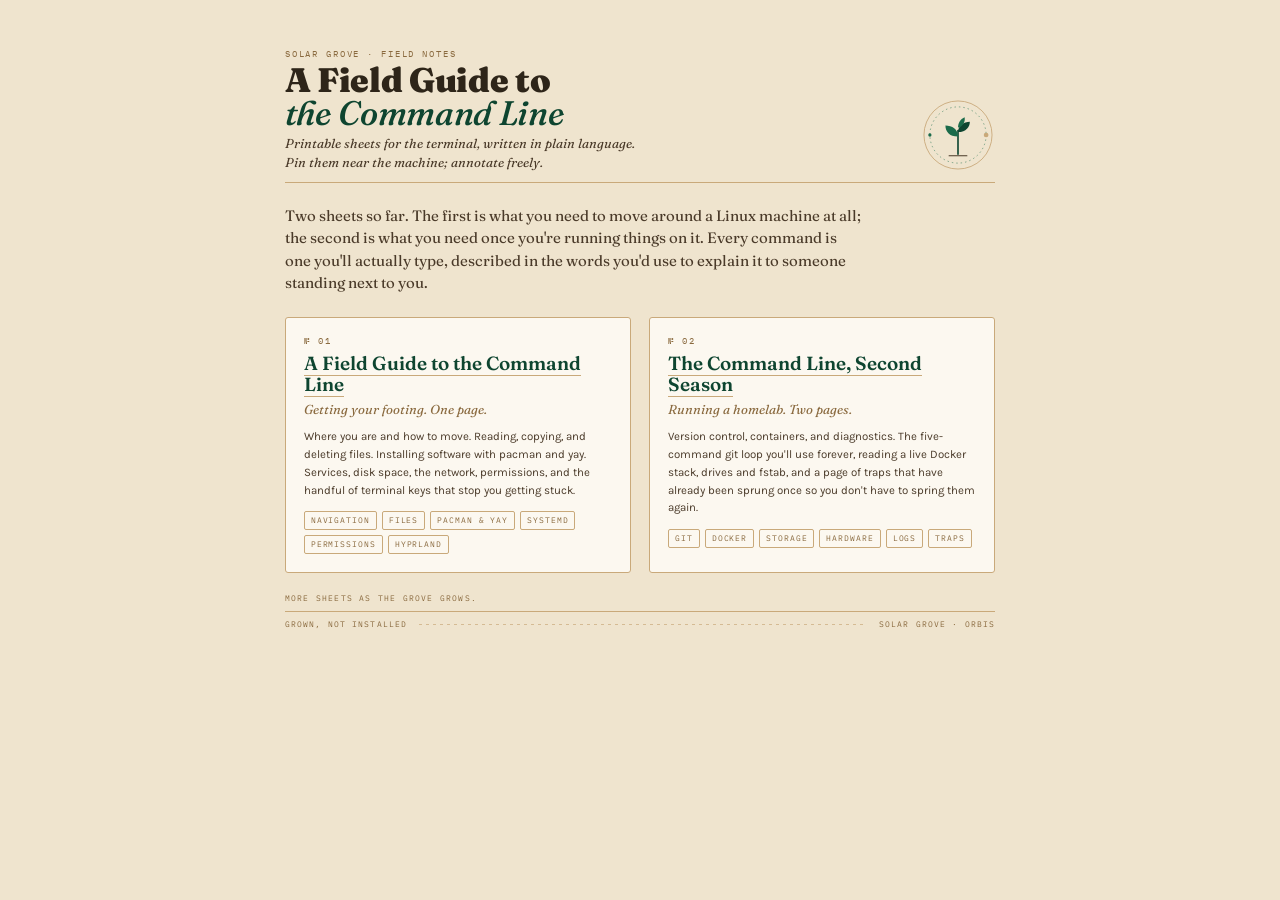
<file: index.html>
<!DOCTYPE html>
<html lang="en">
<head>
<meta charset="utf-8">
<meta name="viewport" content="width=device-width, initial-scale=1.0">
<title>A Field Guide to the Command Line — Solar Grove</title>
<meta name="description" content="Printable field notes for the Linux command line. Plain-language sheets covering navigation, files, packages, git, Docker, and homelab diagnostics.">
<link rel="preconnect" href="https://fonts.googleapis.com">
<link rel="preconnect" href="https://fonts.gstatic.com" crossorigin>
<link href="https://fonts.googleapis.com/css2?family=Fraunces:ital,opsz,wght@0,9..144,400;0,9..144,600;0,9..144,900;1,9..144,500&family=Karla:wght@400;500;700&family=IBM+Plex+Mono:wght@400;500;600&display=swap" rel="stylesheet">
<link rel="stylesheet" href="css/field-guide.css">
<link rel="stylesheet" href="css/index.css">
</head>
<body>

<div class="sheet">

  <header>
    <div>
      <p class="eyebrow">Solar Grove · Field Notes</p>
      <h1>A Field Guide to<br><em>the Command Line</em></h1>
      <p class="sub">Printable sheets for the terminal, written in plain language. Pin them near the machine; annotate freely.</p>
    </div>
    <!-- crest: seedling in orbit -->
    <svg class="crest" viewBox="0 0 100 100" fill="none" aria-hidden="true">
      <circle cx="50" cy="50" r="46" stroke="var(--tan)" stroke-width="1.2"/>
      <circle cx="50" cy="50" r="38" stroke="var(--emerald)" stroke-width=".7" stroke-dasharray="2 4"/>
      <circle cx="88" cy="50" r="3.2" fill="var(--tan)"/>
      <circle cx="12" cy="50" r="2.2" fill="var(--emerald)"/>
      <path d="M50 76V44" stroke="var(--emerald-deep)" stroke-width="2.2" stroke-linecap="round"/>
      <path d="M50 52c-12 0-17-7-17-15 9 0 17 5 17 15z" fill="var(--emerald)"/>
      <path d="M50 46c11 0 16-7 16-14-8 0-16 5-16 14z" fill="var(--emerald-deep)"/>
      <path d="M50 40c0-7 4-12 9-14 1 7-3 13-9 14z" fill="var(--emerald)"/>
      <path d="M38 78h24" stroke="var(--body)" stroke-width="1.6" stroke-linecap="round"/>
    </svg>
  </header>

  <p class="intro">
    Two sheets so far. The first is what you need to move around a Linux
    machine at all; the second is what you need once you're running things on
    it. Every command is one you'll actually type, described in the words you'd
    use to explain it to someone standing next to you.
  </p>

  <ol class="sheets">

    <li class="sheet-card">
      <p class="eyebrow">№ 01</p>
      <h2 class="card-title"><a href="chapter-01.html">A Field Guide to the Command Line</a></h2>
      <p class="card-sub">Getting your footing. One page.</p>
      <p class="card-body">
        Where you are and how to move. Reading, copying, and deleting files.
        Installing software with pacman and yay. Services, disk space, the
        network, permissions, and the handful of terminal keys that stop you
        getting stuck.
      </p>
      <p class="topics">
        <span>Navigation</span><span>Files</span><span>Pacman &amp; yay</span><span>systemd</span><span>Permissions</span><span>Hyprland</span>
      </p>
    </li>

    <li class="sheet-card">
      <p class="eyebrow">№ 02</p>
      <h2 class="card-title"><a href="chapter-02.html">The Command Line, Second Season</a></h2>
      <p class="card-sub">Running a homelab. Two pages.</p>
      <p class="card-body">
        Version control, containers, and diagnostics. The five-command git loop
        you'll use forever, reading a live Docker stack, drives and fstab, and a
        page of traps that have already been sprung once so you don't have to
        spring them again.
      </p>
      <p class="topics">
        <span>Git</span><span>Docker</span><span>Storage</span><span>Hardware</span><span>Logs</span><span>Traps</span>
      </p>
    </li>

  </ol>

  <p class="more">More sheets as the grove grows.</p>

  <footer>
    <span>Grown, not installed</span>
    <span class="vine"></span>
    <span>Solar Grove · Orbis</span>
  </footer>

</div>

</body>
</html>
</file>
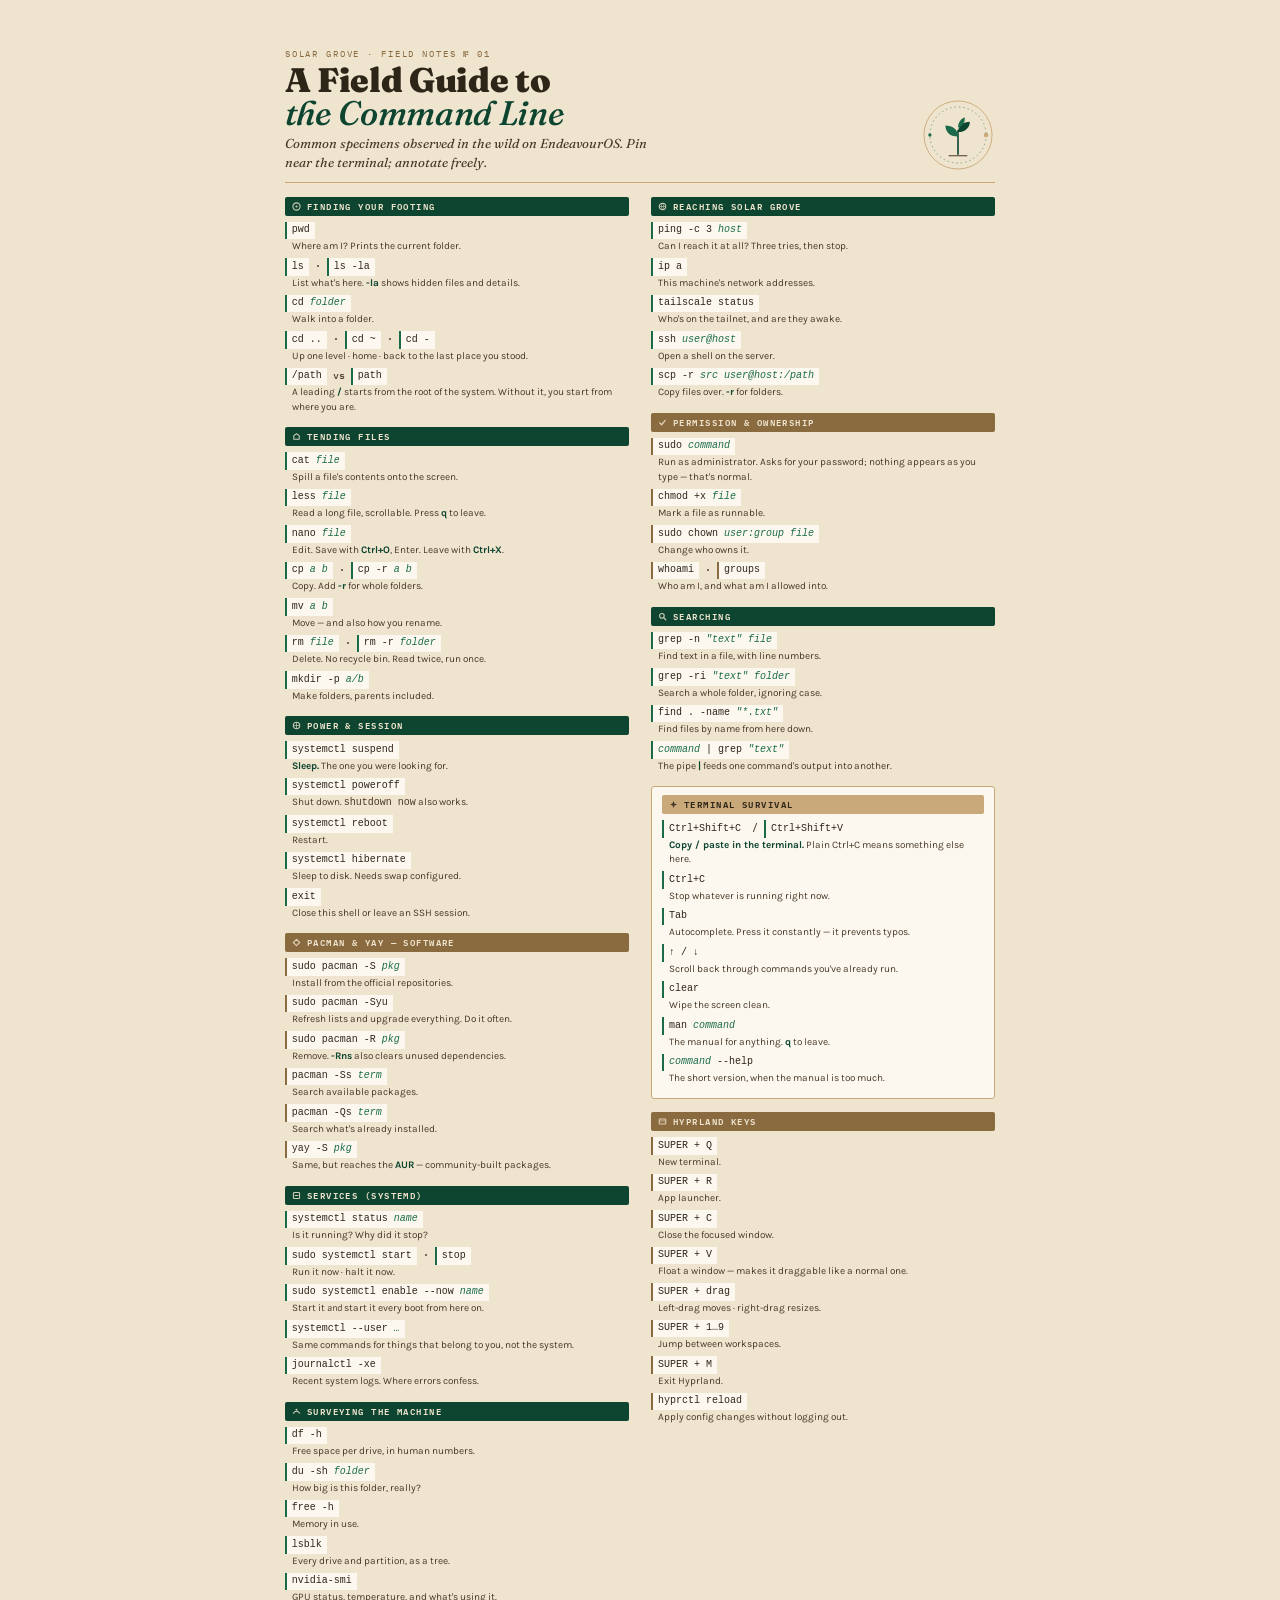
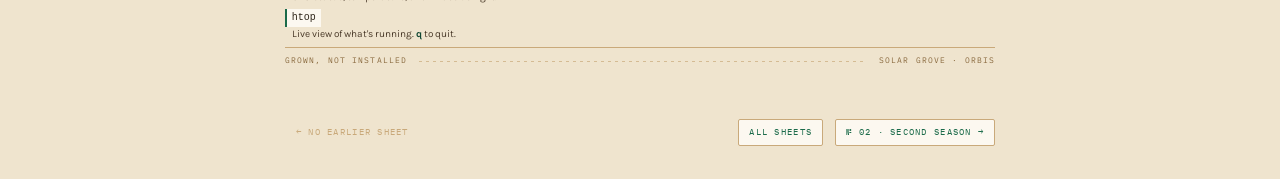
<file: chapter-01.html>
<!DOCTYPE html>
<html lang="en">
<head>
<meta charset="utf-8">
<meta name="viewport" content="width=device-width, initial-scale=1.0">
<title>Field Guide to the Command Line № 01 — Solar Grove</title>
<meta name="description" content="Common command-line specimens observed in the wild on EndeavourOS. Getting your footing, tending files, packages, services, and terminal survival.">
<link rel="preconnect" href="https://fonts.googleapis.com">
<link rel="preconnect" href="https://fonts.gstatic.com" crossorigin>
<link href="https://fonts.googleapis.com/css2?family=Fraunces:ital,opsz,wght@0,9..144,400;0,9..144,600;0,9..144,900;1,9..144,500&family=Karla:wght@400;500;700&family=IBM+Plex+Mono:wght@400;500;600&display=swap" rel="stylesheet">
<link rel="stylesheet" href="css/field-guide.css">
</head>
<body>

<div class="sheet">

  <header>
    <div>
      <p class="eyebrow">Solar Grove · Field Notes № 01</p>
      <h1>A Field Guide to<br><em>the Command Line</em></h1>
      <p class="sub">Common specimens observed in the wild on EndeavourOS. Pin near the terminal; annotate freely.</p>
    </div>
    <!-- crest: seedling in orbit -->
    <svg class="crest" viewBox="0 0 100 100" fill="none" aria-hidden="true">
      <circle cx="50" cy="50" r="46" stroke="var(--tan)" stroke-width="1.2"/>
      <circle cx="50" cy="50" r="38" stroke="var(--emerald)" stroke-width=".7" stroke-dasharray="2 4"/>
      <circle cx="88" cy="50" r="3.2" fill="var(--tan)"/>
      <circle cx="12" cy="50" r="2.2" fill="var(--emerald)"/>
      <path d="M50 76V44" stroke="var(--emerald-deep)" stroke-width="2.2" stroke-linecap="round"/>
      <path d="M50 52c-12 0-17-7-17-15 9 0 17 5 17 15z" fill="var(--emerald)"/>
      <path d="M50 46c11 0 16-7 16-14-8 0-16 5-16 14z" fill="var(--emerald-deep)"/>
      <path d="M50 40c0-7 4-12 9-14 1 7-3 13-9 14z" fill="var(--emerald)"/>
      <path d="M38 78h24" stroke="var(--body)" stroke-width="1.6" stroke-linecap="round"/>
    </svg>
  </header>

  <div class="plate">

    <section>
      <h2>
        <svg width="9" height="9" viewBox="0 0 10 10" aria-hidden="true"><circle cx="5" cy="5" r="4" fill="none" stroke="currentColor" stroke-width="1.2"/><circle cx="5" cy="5" r="1.2" fill="currentColor"/></svg>
        Finding your footing
      </h2>
      <dl>
        <dt><code>pwd</code></dt>
        <dd>Where am I? Prints the current folder.</dd>
        <dt><code>ls</code> · <code>ls -la</code></dt>
        <dd>List what's here. <b>-la</b> shows hidden files and details.</dd>
        <dt><code>cd <span class="arg">folder</span></code></dt>
        <dd>Walk into a folder.</dd>
        <dt><code>cd ..</code> · <code>cd ~</code> · <code>cd -</code></dt>
        <dd>Up one level · home · back to the last place you stood.</dd>
        <dt><code>/path</code> vs <code>path</code></dt>
        <dd>A leading <b>/</b> starts from the root of the system. Without it, you start from where you are.</dd>
      </dl>
    </section>

    <section>
      <h2>
        <svg width="9" height="9" viewBox="0 0 10 10" aria-hidden="true"><path d="M2 8V4l3-2 3 2v4z" fill="none" stroke="currentColor" stroke-width="1.2" stroke-linejoin="round"/></svg>
        Tending files
      </h2>
      <dl>
        <dt><code>cat <span class="arg">file</span></code></dt>
        <dd>Spill a file's contents onto the screen.</dd>
        <dt><code>less <span class="arg">file</span></code></dt>
        <dd>Read a long file, scrollable. Press <b>q</b> to leave.</dd>
        <dt><code>nano <span class="arg">file</span></code></dt>
        <dd>Edit. Save with <b>Ctrl+O</b>, Enter. Leave with <b>Ctrl+X</b>.</dd>
        <dt><code>cp <span class="arg">a b</span></code> · <code>cp -r <span class="arg">a b</span></code></dt>
        <dd>Copy. Add <b>-r</b> for whole folders.</dd>
        <dt><code>mv <span class="arg">a b</span></code></dt>
        <dd>Move — and also how you rename.</dd>
        <dt><code>rm <span class="arg">file</span></code> · <code>rm -r <span class="arg">folder</span></code></dt>
        <dd>Delete. No recycle bin. Read twice, run once.</dd>
        <dt><code>mkdir -p <span class="arg">a/b</span></code></dt>
        <dd>Make folders, parents included.</dd>
      </dl>
    </section>

    <section>
      <h2>
        <svg width="9" height="9" viewBox="0 0 10 10" aria-hidden="true"><circle cx="5" cy="5" r="3.6" fill="none" stroke="currentColor" stroke-width="1.2"/><path d="M5 1.4v7.2M1.4 5h7.2" stroke="currentColor" stroke-width=".8"/></svg>
        Power &amp; session
      </h2>
      <dl>
        <dt><code>systemctl suspend</code></dt>
        <dd><b>Sleep.</b> The one you were looking for.</dd>
        <dt><code>systemctl poweroff</code></dt>
        <dd>Shut down. <code>shutdown now</code> also works.</dd>
        <dt><code>systemctl reboot</code></dt>
        <dd>Restart.</dd>
        <dt><code>systemctl hibernate</code></dt>
        <dd>Sleep to disk. Needs swap configured.</dd>
        <dt><code>exit</code></dt>
        <dd>Close this shell or leave an SSH session.</dd>
      </dl>
    </section>

    <section class="warm">
      <h2>
        <svg width="9" height="9" viewBox="0 0 10 10" aria-hidden="true"><path d="M5 1.5 8.5 5 5 8.5 1.5 5z" fill="none" stroke="currentColor" stroke-width="1.2" stroke-linejoin="round"/></svg>
        Pacman &amp; yay — software
      </h2>
      <dl>
        <dt><code>sudo pacman -S <span class="arg">pkg</span></code></dt>
        <dd>Install from the official repositories.</dd>
        <dt><code>sudo pacman -Syu</code></dt>
        <dd>Refresh lists and upgrade everything. Do it often.</dd>
        <dt><code>sudo pacman -R <span class="arg">pkg</span></code></dt>
        <dd>Remove. <b>-Rns</b> also clears unused dependencies.</dd>
        <dt><code>pacman -Ss <span class="arg">term</span></code></dt>
        <dd>Search available packages.</dd>
        <dt><code>pacman -Qs <span class="arg">term</span></code></dt>
        <dd>Search what's already installed.</dd>
        <dt><code>yay -S <span class="arg">pkg</span></code></dt>
        <dd>Same, but reaches the <b>AUR</b> — community-built packages.</dd>
      </dl>
    </section>

    <section>
      <h2>
        <svg width="9" height="9" viewBox="0 0 10 10" aria-hidden="true"><rect x="1.6" y="1.6" width="6.8" height="6.8" rx="1" fill="none" stroke="currentColor" stroke-width="1.2"/><path d="M3.4 5h3.2" stroke="currentColor" stroke-width="1.2" stroke-linecap="round"/></svg>
        Services (systemd)
      </h2>
      <dl>
        <dt><code>systemctl status <span class="arg">name</span></code></dt>
        <dd>Is it running? Why did it stop?</dd>
        <dt><code>sudo systemctl start</code> · <code>stop</code></dt>
        <dd>Run it now · halt it now.</dd>
        <dt><code>sudo systemctl enable --now <span class="arg">name</span></code></dt>
        <dd>Start it <em>and</em> start it every boot from here on.</dd>
        <dt><code>systemctl --user <span class="arg">…</span></code></dt>
        <dd>Same commands for things that belong to you, not the system.</dd>
        <dt><code>journalctl -xe</code></dt>
        <dd>Recent system logs. Where errors confess.</dd>
      </dl>
    </section>

    <section>
      <h2>
        <svg width="9" height="9" viewBox="0 0 10 10" aria-hidden="true"><path d="M1.5 7c2-3 5-3 7 0" fill="none" stroke="currentColor" stroke-width="1.2" stroke-linecap="round"/><circle cx="5" cy="3" r="1.1" fill="currentColor"/></svg>
        Surveying the machine
      </h2>
      <dl>
        <dt><code>df -h</code></dt>
        <dd>Free space per drive, in human numbers.</dd>
        <dt><code>du -sh <span class="arg">folder</span></code></dt>
        <dd>How big is this folder, really?</dd>
        <dt><code>free -h</code></dt>
        <dd>Memory in use.</dd>
        <dt><code>lsblk</code></dt>
        <dd>Every drive and partition, as a tree.</dd>
        <dt><code>nvidia-smi</code></dt>
        <dd>GPU status, temperature, and what's using it.</dd>
        <dt><code>htop</code></dt>
        <dd>Live view of what's running. <b>q</b> to quit.</dd>
      </dl>
    </section>

    <section>
      <h2>
        <svg width="9" height="9" viewBox="0 0 10 10" aria-hidden="true"><circle cx="5" cy="5" r="3.6" fill="none" stroke="currentColor" stroke-width="1.2"/><path d="M1.4 5h7.2M5 1.4c1.8 2.2 1.8 5 0 7.2M5 1.4C3.2 3.6 3.2 6.4 5 8.6" fill="none" stroke="currentColor" stroke-width=".7"/></svg>
        Reaching Solar Grove
      </h2>
      <dl>
        <dt><code>ping -c 3 <span class="arg">host</span></code></dt>
        <dd>Can I reach it at all? Three tries, then stop.</dd>
        <dt><code>ip a</code></dt>
        <dd>This machine's network addresses.</dd>
        <dt><code>tailscale status</code></dt>
        <dd>Who's on the tailnet, and are they awake.</dd>
        <dt><code>ssh <span class="arg">user@host</span></code></dt>
        <dd>Open a shell on the server.</dd>
        <dt><code>scp -r <span class="arg">src user@host:/path</span></code></dt>
        <dd>Copy files over. <b>-r</b> for folders.</dd>
      </dl>
    </section>

    <section class="warm">
      <h2>
        <svg width="9" height="9" viewBox="0 0 10 10" aria-hidden="true"><path d="M2 5.5 4 7.5 8 2.6" fill="none" stroke="currentColor" stroke-width="1.4" stroke-linecap="round" stroke-linejoin="round"/></svg>
        Permission &amp; ownership
      </h2>
      <dl>
        <dt><code>sudo <span class="arg">command</span></code></dt>
        <dd>Run as administrator. Asks for your password; nothing appears as you type — that's normal.</dd>
        <dt><code>chmod +x <span class="arg">file</span></code></dt>
        <dd>Mark a file as runnable.</dd>
        <dt><code>sudo chown <span class="arg">user:group file</span></code></dt>
        <dd>Change who owns it.</dd>
        <dt><code>whoami</code> · <code>groups</code></dt>
        <dd>Who am I, and what am I allowed into.</dd>
      </dl>
    </section>

    <section>
      <h2>
        <svg width="9" height="9" viewBox="0 0 10 10" aria-hidden="true"><circle cx="4.3" cy="4.3" r="2.6" fill="none" stroke="currentColor" stroke-width="1.2"/><path d="M6.3 6.3 8.6 8.6" stroke="currentColor" stroke-width="1.4" stroke-linecap="round"/></svg>
        Searching
      </h2>
      <dl>
        <dt><code>grep -n <span class="arg">"text" file</span></code></dt>
        <dd>Find text in a file, with line numbers.</dd>
        <dt><code>grep -ri <span class="arg">"text" folder</span></code></dt>
        <dd>Search a whole folder, ignoring case.</dd>
        <dt><code>find . -name <span class="arg">"*.txt"</span></code></dt>
        <dd>Find files by name from here down.</dd>
        <dt><code><span class="arg">command</span> | grep <span class="arg">"text"</span></code></dt>
        <dd>The pipe <b>|</b> feeds one command's output into another.</dd>
      </dl>
    </section>

    <section class="aside">
      <h2>
        <svg width="9" height="9" viewBox="0 0 10 10" aria-hidden="true"><path d="M5 1.2 6.1 3.9 8.8 5 6.1 6.1 5 8.8 3.9 6.1 1.2 5 3.9 3.9z" fill="currentColor"/></svg>
        Terminal survival
      </h2>
      <dl>
        <dt><code>Ctrl+Shift+C</code> / <code>Ctrl+Shift+V</code></dt>
        <dd><b>Copy / paste in the terminal.</b> Plain Ctrl+C means something else here.</dd>
        <dt><code>Ctrl+C</code></dt>
        <dd>Stop whatever is running right now.</dd>
        <dt><code>Tab</code></dt>
        <dd>Autocomplete. Press it constantly — it prevents typos.</dd>
        <dt><code>↑ / ↓</code></dt>
        <dd>Scroll back through commands you've already run.</dd>
        <dt><code>clear</code></dt>
        <dd>Wipe the screen clean.</dd>
        <dt><code>man <span class="arg">command</span></code></dt>
        <dd>The manual for anything. <b>q</b> to leave.</dd>
        <dt><code><span class="arg">command</span> --help</code></dt>
        <dd>The short version, when the manual is too much.</dd>
      </dl>
    </section>

    <section class="warm">
      <h2>
        <svg width="9" height="9" viewBox="0 0 10 10" aria-hidden="true"><rect x="1.4" y="2.2" width="7.2" height="5.6" rx=".8" fill="none" stroke="currentColor" stroke-width="1.2"/><path d="M1.4 4.4h7.2" stroke="currentColor" stroke-width=".8"/></svg>
        Hyprland keys
      </h2>
      <dl>
        <dt><code>SUPER + Q</code></dt>
        <dd>New terminal.</dd>
        <dt><code>SUPER + R</code></dt>
        <dd>App launcher.</dd>
        <dt><code>SUPER + C</code></dt>
        <dd>Close the focused window.</dd>
        <dt><code>SUPER + V</code></dt>
        <dd>Float a window — makes it draggable like a normal one.</dd>
        <dt><code>SUPER + drag</code></dt>
        <dd>Left-drag moves · right-drag resizes.</dd>
        <dt><code>SUPER + 1…9</code></dt>
        <dd>Jump between workspaces.</dd>
        <dt><code>SUPER + M</code></dt>
        <dd>Exit Hyprland.</dd>
        <dt><code>hyprctl reload</code></dt>
        <dd>Apply config changes without logging out.</dd>
      </dl>
    </section>

  </div>

  <footer>
    <span>Grown, not installed</span>
    <span class="vine"></span>
    <span>Solar Grove · Orbis</span>
  </footer>

</div>

<nav class="chapter-nav">
  <span class="disabled">← No earlier sheet</span>
  <span class="spacer"></span>
  <a href="index.html">All sheets</a>
  <a href="chapter-02.html">№ 02 · Second Season →</a>
</nav>

</body>
</html>
</file>
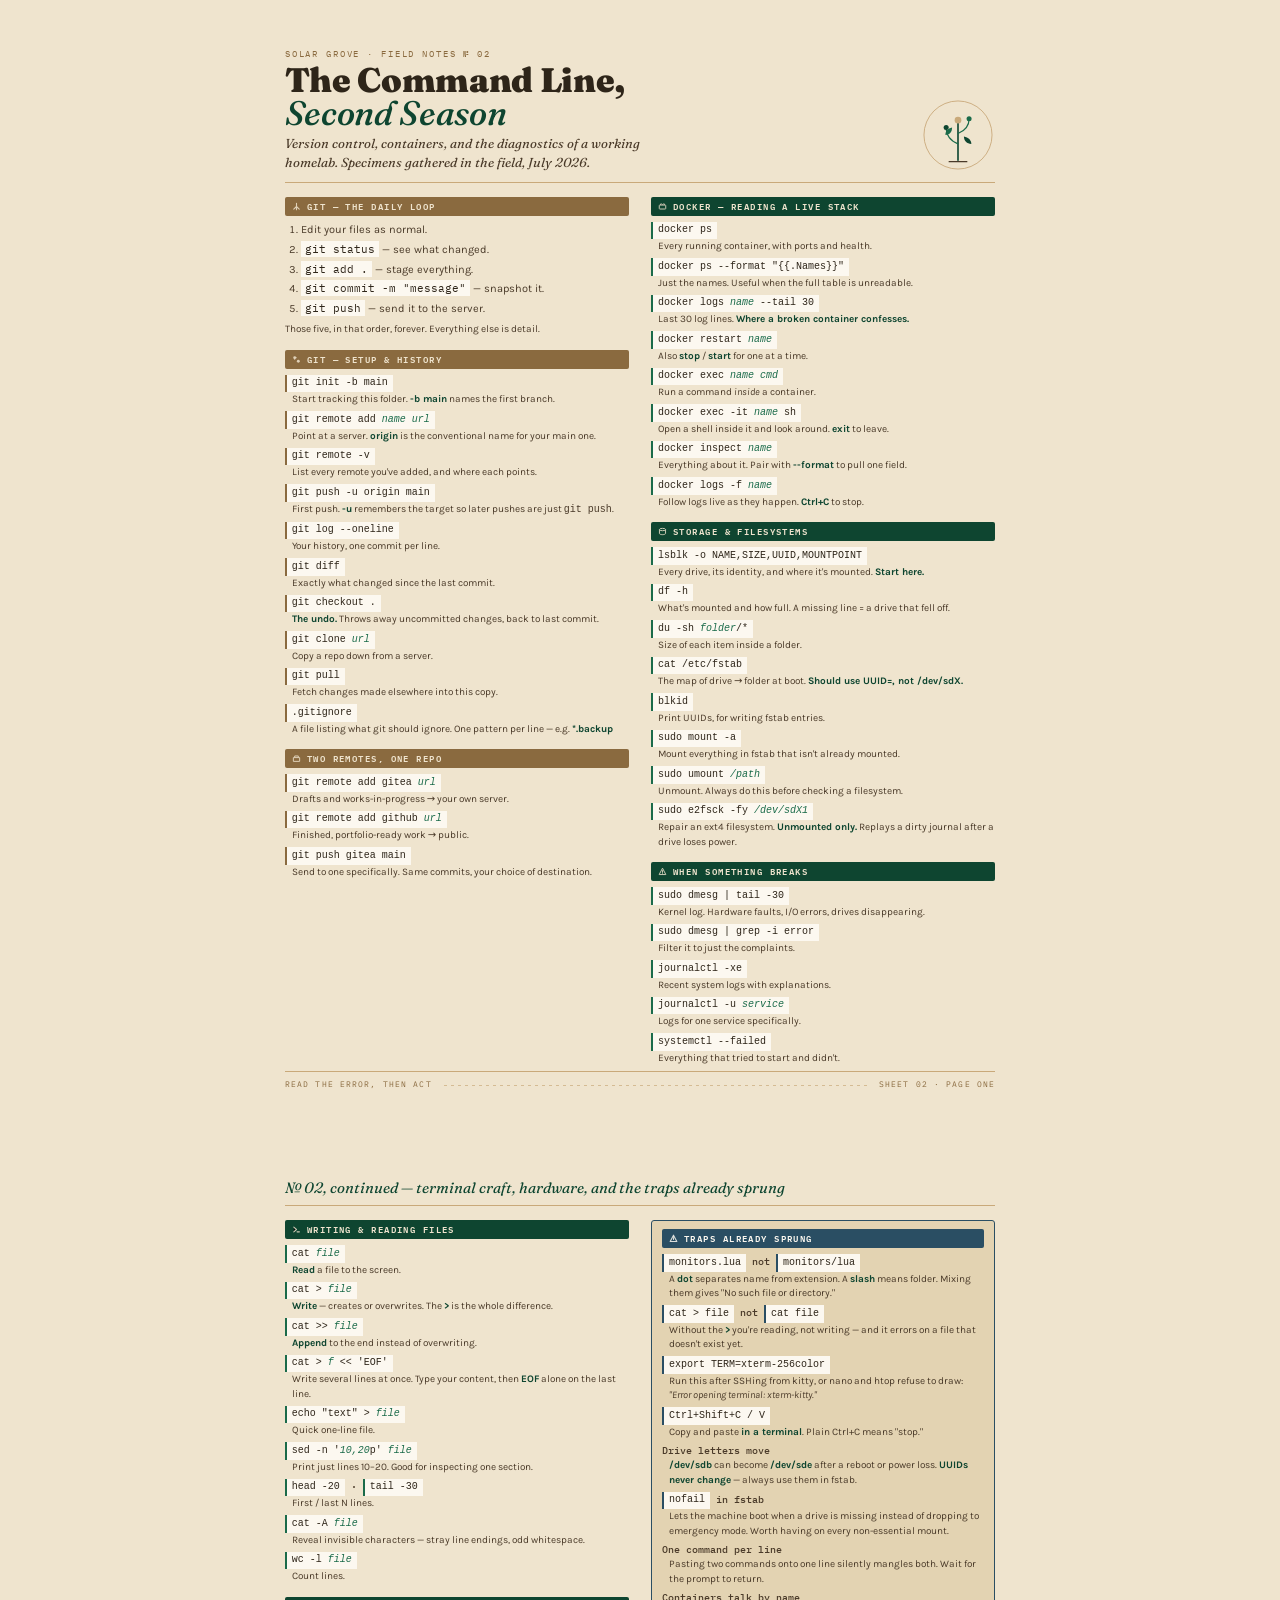
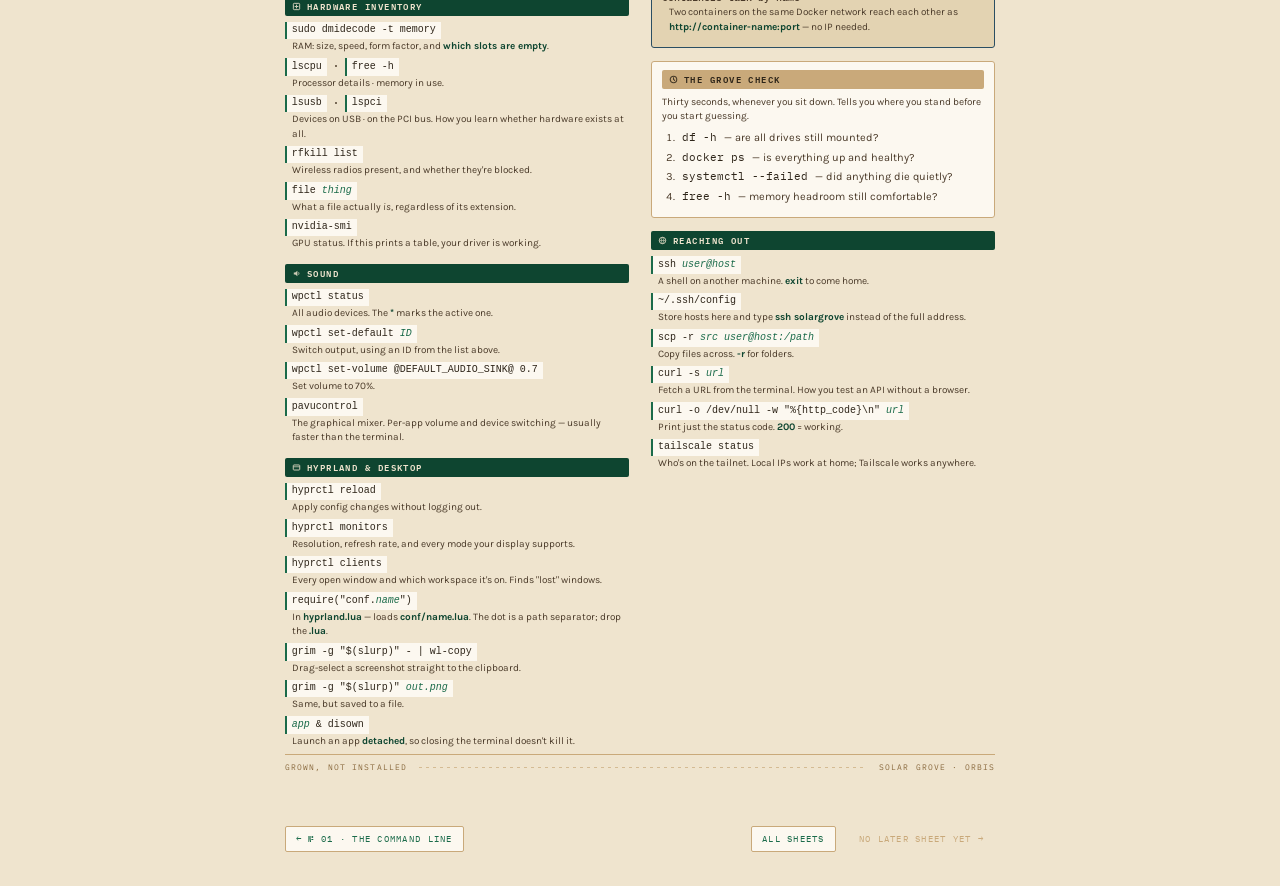
<file: chapter-02.html>
<!DOCTYPE html>
<html lang="en">
<head>
<meta charset="utf-8">
<meta name="viewport" content="width=device-width, initial-scale=1.0">
<title>Field Guide to the Command Line № 02 — Solar Grove</title>
<meta name="description" content="Version control, containers, and the diagnostics of a working homelab: git, Docker, storage, hardware, and the traps already sprung.">
<link rel="preconnect" href="https://fonts.googleapis.com">
<link rel="preconnect" href="https://fonts.gstatic.com" crossorigin>
<link href="https://fonts.googleapis.com/css2?family=Fraunces:ital,opsz,wght@0,9..144,400;0,9..144,600;0,9..144,900;1,9..144,500&family=Karla:wght@400;500;700&family=IBM+Plex+Mono:wght@400;500;600&display=swap" rel="stylesheet">
<link rel="stylesheet" href="css/field-guide.css">
</head>
<body>

<div class="sheet">

  <header>
    <div>
      <p class="eyebrow">Solar Grove · Field Notes № 02</p>
      <h1>The Command Line,<br><em>Second Season</em></h1>
      <p class="sub">Version control, containers, and the diagnostics of a working homelab. Specimens gathered in the field, July 2026.</p>
    </div>
    <!-- crest: branching tree / version graph -->
    <svg class="crest" viewBox="0 0 100 100" fill="none" aria-hidden="true">
      <circle cx="50" cy="50" r="46" stroke="var(--tan)" stroke-width="1.2"/>
      <path d="M50 84V30" stroke="var(--emerald-deep)" stroke-width="2.2" stroke-linecap="round"/>
      <path d="M50 62c-10-4-16-12-16-22" stroke="var(--emerald)" stroke-width="1.6" stroke-linecap="round"/>
      <path d="M50 48c10-4 15-11 15-20" stroke="var(--emerald)" stroke-width="1.6" stroke-linecap="round"/>
      <circle cx="50" cy="30" r="4.5" fill="var(--tan)"/>
      <circle cx="34" cy="40" r="3.4" fill="var(--emerald-deep)"/>
      <circle cx="65" cy="28" r="3.4" fill="var(--emerald)"/>
      <path d="M42 40c-6 1-9 5-9 10 6 0 9-4 9-10z" fill="var(--emerald)"/>
      <path d="M58 52c6 1 10 5 10 10-6 0-10-4-10-10z" fill="var(--emerald-deep)"/>
      <path d="M38 86h24" stroke="var(--body)" stroke-width="1.6" stroke-linecap="round"/>
    </svg>
  </header>

  <div class="plate">

    <section class="warm">
      <h2>
        <svg width="9" height="9" viewBox="0 0 10 10" aria-hidden="true"><path d="M5 1.5v7M5 5 2 8M5 5l3 3" stroke="currentColor" stroke-width="1.2" stroke-linecap="round"/></svg>
        Git — the daily loop
      </h2>
      <ol class="loop">
        <li>Edit your files as normal.</li>
        <li><code>git status</code> — see what changed.</li>
        <li><code>git add .</code> — stage everything.</li>
        <li><code>git commit -m "message"</code> — snapshot it.</li>
        <li><code>git push</code> — send it to the server.</li>
      </ol>
      <p class="note after">Those five, in that order, forever. Everything else is detail.</p>
    </section>

    <section class="warm">
      <h2>
        <svg width="9" height="9" viewBox="0 0 10 10" aria-hidden="true"><circle cx="3" cy="3" r="1.6" fill="currentColor"/><circle cx="7" cy="7" r="1.6" fill="currentColor"/><path d="M3 4.6v.8M4.6 3h.8" stroke="currentColor" stroke-width="1"/></svg>
        Git — setup &amp; history
      </h2>
      <dl>
        <dt><code>git init -b main</code></dt>
        <dd>Start tracking this folder. <b>-b main</b> names the first branch.</dd>
        <dt><code>git remote add <span class="arg">name url</span></code></dt>
        <dd>Point at a server. <b>origin</b> is the conventional name for your main one.</dd>
        <dt><code>git remote -v</code></dt>
        <dd>List every remote you've added, and where each points.</dd>
        <dt><code>git push -u origin main</code></dt>
        <dd>First push. <b>-u</b> remembers the target so later pushes are just <code>git push</code>.</dd>
        <dt><code>git log --oneline</code></dt>
        <dd>Your history, one commit per line.</dd>
        <dt><code>git diff</code></dt>
        <dd>Exactly what changed since the last commit.</dd>
        <dt><code>git checkout .</code></dt>
        <dd><b>The undo.</b> Throws away uncommitted changes, back to last commit.</dd>
        <dt><code>git clone <span class="arg">url</span></code></dt>
        <dd>Copy a repo down from a server.</dd>
        <dt><code>git pull</code></dt>
        <dd>Fetch changes made elsewhere into this copy.</dd>
        <dt><code>.gitignore</code></dt>
        <dd>A file listing what git should ignore. One pattern per line — e.g. <b>*.backup</b></dd>
      </dl>
    </section>

    <section class="warm">
      <h2>
        <svg width="9" height="9" viewBox="0 0 10 10" aria-hidden="true"><path d="M1.5 4h7v4.2h-7z" fill="none" stroke="currentColor" stroke-width="1.1"/><path d="M3 4V2.2h4V4" fill="none" stroke="currentColor" stroke-width="1.1"/></svg>
        Two remotes, one repo
      </h2>
      <dl>
        <dt><code>git remote add gitea <span class="arg">url</span></code></dt>
        <dd>Drafts and works-in-progress → your own server.</dd>
        <dt><code>git remote add github <span class="arg">url</span></code></dt>
        <dd>Finished, portfolio-ready work → public.</dd>
        <dt><code>git push gitea main</code></dt>
        <dd>Send to one specifically. Same commits, your choice of destination.</dd>
      </dl>
    </section>

    <section>
      <h2>
        <svg width="9" height="9" viewBox="0 0 10 10" aria-hidden="true"><rect x="1.4" y="3.4" width="7.2" height="4.4" rx=".6" fill="none" stroke="currentColor" stroke-width="1.1"/><path d="M2.8 3.4V2.2h1.6v1.2M5.6 3.4V2.2h1.6v1.2" stroke="currentColor" stroke-width="1"/></svg>
        Docker — reading a live stack
      </h2>
      <dl>
        <dt><code>docker ps</code></dt>
        <dd>Every running container, with ports and health.</dd>
        <dt><code>docker ps --format "{{.Names}}"</code></dt>
        <dd>Just the names. Useful when the full table is unreadable.</dd>
        <dt><code>docker logs <span class="arg">name</span> --tail 30</code></dt>
        <dd>Last 30 log lines. <b>Where a broken container confesses.</b></dd>
        <dt><code>docker restart <span class="arg">name</span></code></dt>
        <dd>Also <b>stop</b> / <b>start</b> for one at a time.</dd>
        <dt><code>docker exec <span class="arg">name</span> <span class="arg">cmd</span></code></dt>
        <dd>Run a command <em>inside</em> a container.</dd>
        <dt><code>docker exec -it <span class="arg">name</span> sh</code></dt>
        <dd>Open a shell inside it and look around. <b>exit</b> to leave.</dd>
        <dt><code>docker inspect <span class="arg">name</span></code></dt>
        <dd>Everything about it. Pair with <b>--format</b> to pull one field.</dd>
        <dt><code>docker logs -f <span class="arg">name</span></code></dt>
        <dd>Follow logs live as they happen. <b>Ctrl+C</b> to stop.</dd>
      </dl>
    </section>

    <section>
      <h2>
        <svg width="9" height="9" viewBox="0 0 10 10" aria-hidden="true"><ellipse cx="5" cy="2.8" rx="3.4" ry="1.3" fill="none" stroke="currentColor" stroke-width="1.1"/><path d="M1.6 2.8v4.4c0 .7 1.5 1.3 3.4 1.3s3.4-.6 3.4-1.3V2.8" fill="none" stroke="currentColor" stroke-width="1.1"/></svg>
        Storage &amp; filesystems
      </h2>
      <dl>
        <dt><code>lsblk -o NAME,SIZE,UUID,MOUNTPOINT</code></dt>
        <dd>Every drive, its identity, and where it's mounted. <b>Start here.</b></dd>
        <dt><code>df -h</code></dt>
        <dd>What's mounted and how full. A missing line = a drive that fell off.</dd>
        <dt><code>du -sh <span class="arg">folder</span>/*</code></dt>
        <dd>Size of each item inside a folder.</dd>
        <dt><code>cat /etc/fstab</code></dt>
        <dd>The map of drive → folder at boot. <b>Should use UUID=, not /dev/sdX.</b></dd>
        <dt><code>blkid</code></dt>
        <dd>Print UUIDs, for writing fstab entries.</dd>
        <dt><code>sudo mount -a</code></dt>
        <dd>Mount everything in fstab that isn't already mounted.</dd>
        <dt><code>sudo umount <span class="arg">/path</span></code></dt>
        <dd>Unmount. Always do this before checking a filesystem.</dd>
        <dt><code>sudo e2fsck -fy <span class="arg">/dev/sdX1</span></code></dt>
        <dd>Repair an ext4 filesystem. <b>Unmounted only.</b> Replays a dirty journal after a drive loses power.</dd>
      </dl>
    </section>

    <section>
      <h2>
        <svg width="9" height="9" viewBox="0 0 10 10" aria-hidden="true"><path d="M5 1.3 8.7 8.4H1.3z" fill="none" stroke="currentColor" stroke-width="1.1" stroke-linejoin="round"/><path d="M5 4v2" stroke="currentColor" stroke-width="1.1" stroke-linecap="round"/><circle cx="5" cy="7" r=".6" fill="currentColor"/></svg>
        When something breaks
      </h2>
      <dl>
        <dt><code>sudo dmesg | tail -30</code></dt>
        <dd>Kernel log. Hardware faults, I/O errors, drives disappearing.</dd>
        <dt><code>sudo dmesg | grep -i error</code></dt>
        <dd>Filter it to just the complaints.</dd>
        <dt><code>journalctl -xe</code></dt>
        <dd>Recent system logs with explanations.</dd>
        <dt><code>journalctl -u <span class="arg">service</span></code></dt>
        <dd>Logs for one service specifically.</dd>
        <dt><code>systemctl --failed</code></dt>
        <dd>Everything that tried to start and didn't.</dd>
      </dl>
    </section>

  </div>

  <footer>
    <span>Read the error, then act</span>
    <span class="vine"></span>
    <span>Sheet 02 · page one</span>
  </footer>
</div>

<!-- ============ PAGE TWO ============ -->
<div class="sheet pagebreak">

  <p class="contsub">№ 02, continued — terminal craft, hardware, and the traps already sprung</p>

  <div class="plate">

    <section>
      <h2>
        <svg width="9" height="9" viewBox="0 0 10 10" aria-hidden="true"><path d="M2 2.4 5 5 2 7.6M5.6 7.6h2.6" stroke="currentColor" stroke-width="1.2" stroke-linecap="round" stroke-linejoin="round"/></svg>
        Writing &amp; reading files
      </h2>
      <dl>
        <dt><code>cat <span class="arg">file</span></code></dt>
        <dd><b>Read</b> a file to the screen.</dd>
        <dt><code>cat > <span class="arg">file</span></code></dt>
        <dd><b>Write</b> — creates or overwrites. The <b>&gt;</b> is the whole difference.</dd>
        <dt><code>cat >> <span class="arg">file</span></code></dt>
        <dd><b>Append</b> to the end instead of overwriting.</dd>
        <dt><code>cat > <span class="arg">f</span> &lt;&lt; 'EOF'</code></dt>
        <dd>Write several lines at once. Type your content, then <b>EOF</b> alone on the last line.</dd>
        <dt><code>echo "text" > <span class="arg">file</span></code></dt>
        <dd>Quick one-line file.</dd>
        <dt><code>sed -n '<span class="arg">10,20</span>p' <span class="arg">file</span></code></dt>
        <dd>Print just lines 10–20. Good for inspecting one section.</dd>
        <dt><code>head -20</code> · <code>tail -30</code></dt>
        <dd>First / last N lines.</dd>
        <dt><code>cat -A <span class="arg">file</span></code></dt>
        <dd>Reveal invisible characters — stray line endings, odd whitespace.</dd>
        <dt><code>wc -l <span class="arg">file</span></code></dt>
        <dd>Count lines.</dd>
      </dl>
    </section>

    <section>
      <h2>
        <svg width="9" height="9" viewBox="0 0 10 10" aria-hidden="true"><rect x="1.5" y="1.5" width="7" height="7" rx="1" fill="none" stroke="currentColor" stroke-width="1.1"/><path d="M3.4 5h3.2M5 3.4v3.2" stroke="currentColor" stroke-width="1.1" stroke-linecap="round"/></svg>
        Hardware inventory
      </h2>
      <dl>
        <dt><code>sudo dmidecode -t memory</code></dt>
        <dd>RAM: size, speed, form factor, and <b>which slots are empty</b>.</dd>
        <dt><code>lscpu</code> · <code>free -h</code></dt>
        <dd>Processor details · memory in use.</dd>
        <dt><code>lsusb</code> · <code>lspci</code></dt>
        <dd>Devices on USB · on the PCI bus. How you learn whether hardware exists at all.</dd>
        <dt><code>rfkill list</code></dt>
        <dd>Wireless radios present, and whether they're blocked.</dd>
        <dt><code>file <span class="arg">thing</span></code></dt>
        <dd>What a file actually <em>is</em>, regardless of its extension.</dd>
        <dt><code>nvidia-smi</code></dt>
        <dd>GPU status. If this prints a table, your driver is working.</dd>
      </dl>
    </section>

    <section>
      <h2>
        <svg width="9" height="9" viewBox="0 0 10 10" aria-hidden="true"><path d="M2 4v2h1.6L6 8V2L3.6 4z" fill="currentColor"/><path d="M7.2 3.6c.7.8.7 2 0 2.8" fill="none" stroke="currentColor" stroke-width="1"/></svg>
        Sound
      </h2>
      <dl>
        <dt><code>wpctl status</code></dt>
        <dd>All audio devices. The <b>*</b> marks the active one.</dd>
        <dt><code>wpctl set-default <span class="arg">ID</span></code></dt>
        <dd>Switch output, using an ID from the list above.</dd>
        <dt><code>wpctl set-volume @DEFAULT_AUDIO_SINK@ 0.7</code></dt>
        <dd>Set volume to 70%.</dd>
        <dt><code>pavucontrol</code></dt>
        <dd>The graphical mixer. Per-app volume and device switching — usually faster than the terminal.</dd>
      </dl>
    </section>

    <section>
      <h2>
        <svg width="9" height="9" viewBox="0 0 10 10" aria-hidden="true"><rect x="1.4" y="2.2" width="7.2" height="5.6" rx=".8" fill="none" stroke="currentColor" stroke-width="1.1"/><path d="M1.4 4.2h7.2" stroke="currentColor" stroke-width=".9"/></svg>
        Hyprland &amp; desktop
      </h2>
      <dl>
        <dt><code>hyprctl reload</code></dt>
        <dd>Apply config changes without logging out.</dd>
        <dt><code>hyprctl monitors</code></dt>
        <dd>Resolution, refresh rate, and every mode your display supports.</dd>
        <dt><code>hyprctl clients</code></dt>
        <dd>Every open window and which workspace it's on. Finds "lost" windows.</dd>
        <dt><code>require("conf.<span class="arg">name</span>")</code></dt>
        <dd>In <b>hyprland.lua</b> — loads <b>conf/name.lua</b>. The dot is a path separator; drop the <b>.lua</b>.</dd>
        <dt><code>grim -g "$(slurp)" - | wl-copy</code></dt>
        <dd>Drag-select a screenshot straight to the clipboard.</dd>
        <dt><code>grim -g "$(slurp)" <span class="arg">out.png</span></code></dt>
        <dd>Same, but saved to a file.</dd>
        <dt><code><span class="arg">app</span> &amp; disown</code></dt>
        <dd>Launch an app <b>detached</b>, so closing the terminal doesn't kill it.</dd>
      </dl>
    </section>

    <section class="trap">
      <h2>
        <svg width="9" height="9" viewBox="0 0 10 10" aria-hidden="true"><path d="M5 1.3 8.7 8.4H1.3z" fill="none" stroke="currentColor" stroke-width="1.2" stroke-linejoin="round"/><path d="M5 3.8v2.2" stroke="currentColor" stroke-width="1.2" stroke-linecap="round"/></svg>
        Traps already sprung
      </h2>
      <dl>
        <dt><code>monitors.lua</code> not <code>monitors/lua</code></dt>
        <dd>A <b>dot</b> separates name from extension. A <b>slash</b> means folder. Mixing them gives "No such file or directory."</dd>
        <dt><code>cat > file</code> not <code>cat file</code></dt>
        <dd>Without the <b>&gt;</b> you're reading, not writing — and it errors on a file that doesn't exist yet.</dd>
        <dt><code>export TERM=xterm-256color</code></dt>
        <dd>Run this after SSHing from kitty, or nano and htop refuse to draw: <em>"Error opening terminal: xterm-kitty."</em></dd>
        <dt><code>Ctrl+Shift+C / V</code></dt>
        <dd>Copy and paste <b>in a terminal</b>. Plain Ctrl+C means "stop."</dd>
        <dt>Drive letters move</dt>
        <dd><b>/dev/sdb</b> can become <b>/dev/sde</b> after a reboot or power loss. <b>UUIDs never change</b> — always use them in fstab.</dd>
        <dt><code>nofail</code> in fstab</dt>
        <dd>Lets the machine boot when a drive is missing instead of dropping to emergency mode. Worth having on every non-essential mount.</dd>
        <dt>One command per line</dt>
        <dd>Pasting two commands onto one line silently mangles both. Wait for the prompt to return.</dd>
        <dt>Containers talk by name</dt>
        <dd>Two containers on the same Docker network reach each other as <b>http://container-name:port</b> — no IP needed.</dd>
      </dl>
    </section>

    <section class="aside">
      <h2>
        <svg width="9" height="9" viewBox="0 0 10 10" aria-hidden="true"><circle cx="5" cy="5" r="3.6" fill="none" stroke="currentColor" stroke-width="1.2"/><path d="M5 3v2.2l1.4 1" stroke="currentColor" stroke-width="1.1" stroke-linecap="round"/></svg>
        The grove check
      </h2>
      <p class="note">Thirty seconds, whenever you sit down. Tells you where you stand before you start guessing.</p>
      <ol class="loop">
        <li><code>df -h</code> — are all drives still mounted?</li>
        <li><code>docker ps</code> — is everything up and healthy?</li>
        <li><code>systemctl --failed</code> — did anything die quietly?</li>
        <li><code>free -h</code> — memory headroom still comfortable?</li>
      </ol>
    </section>

    <section>
      <h2>
        <svg width="9" height="9" viewBox="0 0 10 10" aria-hidden="true"><circle cx="5" cy="5" r="3.6" fill="none" stroke="currentColor" stroke-width="1.1"/><path d="M1.4 5h7.2M5 1.4c1.8 2.2 1.8 5 0 7.2M5 1.4C3.2 3.6 3.2 6.4 5 8.6" fill="none" stroke="currentColor" stroke-width=".7"/></svg>
        Reaching out
      </h2>
      <dl>
        <dt><code>ssh <span class="arg">user@host</span></code></dt>
        <dd>A shell on another machine. <b>exit</b> to come home.</dd>
        <dt><code>~/.ssh/config</code></dt>
        <dd>Store hosts here and type <b>ssh solargrove</b> instead of the full address.</dd>
        <dt><code>scp -r <span class="arg">src user@host:/path</span></code></dt>
        <dd>Copy files across. <b>-r</b> for folders.</dd>
        <dt><code>curl -s <span class="arg">url</span></code></dt>
        <dd>Fetch a URL from the terminal. How you test an API without a browser.</dd>
        <dt><code>curl -o /dev/null -w "%{http_code}\n" <span class="arg">url</span></code></dt>
        <dd>Print just the status code. <b>200</b> = working.</dd>
        <dt><code>tailscale status</code></dt>
        <dd>Who's on the tailnet. Local IPs work at home; Tailscale works anywhere.</dd>
      </dl>
    </section>

  </div>

  <footer>
    <span>Grown, not installed</span>
    <span class="vine"></span>
    <span>Solar Grove · Orbis</span>
  </footer>

</div>

<nav class="chapter-nav">
  <a href="chapter-01.html">← № 01 · The Command Line</a>
  <span class="spacer"></span>
  <a href="index.html">All sheets</a>
  <span class="disabled">No later sheet yet →</span>
</nav>

</body>
</html>
</file>
<file: css/field-guide.css>
/* ==========================================================================
   Solar Grove — Field Guide to the Command Line
   Shared stylesheet. Every colour, face, and component lives here once.

   Palette and type roles come from the Solar Grove aesthetic:
   beige ground, green and brown as accents, postal blue to keep it honest.
   Never pure white, never pure black — both read cold against this palette.
   ========================================================================== */

:root{
  /* --- palette ------------------------------------------------------- */
  --ivory:       #EFE4CE;  /* page ground */
  --ivory-deep:  #E3D3B2;  /* alternating bands, secondary surfaces */
  --white:       #FCF8F0;  /* cards, raised surfaces — warm */
  --tan:         #C9A97A;  /* rules, borders, decorative marks */
  --tan-deep:    #8A6A3F;  /* small-caps labels, muted text */
  --emerald:     #1B6B4A;  /* links, active accents */
  --emerald-deep:#0E4530;  /* solid accent blocks, headings */
  --ink:         #2A4E63;  /* postal blue — secondary accent, postmarks */
  --char:        #2E2519;  /* headings */
  --body:        #4A3A29;  /* body copy */

  /* --- type roles ----------------------------------------------------- */
  --display: 'Fraunces', Georgia, serif;          /* one display face */
  --text:    'Karla', system-ui, sans-serif;      /* one body face */
  --utility: 'IBM Plex Mono', ui-monospace, monospace; /* one utility face */
}

*{ box-sizing:border-box; }

html{
  -webkit-print-color-adjust:exact;
  print-color-adjust:exact;
}

body{
  margin:0;
  background:var(--ivory);
  color:var(--body);
  font-family:var(--text);
  font-size:11px;
  line-height:1.45;
}

/* Utility type is always uppercase and letter-spaced. Body type never is. */
.eyebrow,
h2,
footer,
.chapter-nav,
.crumb{
  font-family:var(--utility);
  text-transform:uppercase;
  letter-spacing:.15em;
}

/* --------------------------------------------------------------------------
   The sheet — one printable plate, centred on the ground
   -------------------------------------------------------------------------- */
.sheet{
  max-width:8.5in;
  margin:0 auto;
  padding:0.5in 0.55in 0.4in;
  background:var(--ivory);
}

/* --------------------------------------------------------------------------
   Masthead
   -------------------------------------------------------------------------- */
header{
  display:grid;
  grid-template-columns:1fr auto;
  align-items:end;
  gap:16px;
  border-bottom:1.5px solid var(--tan);
  padding-bottom:10px;
}
.eyebrow{
  font-size:8.5px;
  letter-spacing:.22em;
  color:var(--tan-deep);
  margin:0 0 4px;
}
h1{
  font-family:var(--display);
  font-weight:900;
  font-size:34px;
  line-height:.95;
  margin:0;
  color:var(--char);
  letter-spacing:-.01em;
}
h1 em{
  font-style:italic;
  font-weight:500;
  color:var(--emerald-deep);
}
.sub{
  font-family:var(--display);
  font-style:italic;
  font-weight:400;
  font-size:13px;
  color:var(--body);
  margin:5px 0 0;
  max-width:46ch;
}
.crest{ width:74px; height:74px; flex:none; }

/* --------------------------------------------------------------------------
   Specimen plate — two columns of sections
   -------------------------------------------------------------------------- */
.plate{
  columns:2;
  column-gap:22px;
  margin-top:14px;
}

section{
  break-inside:avoid;
  page-break-inside:avoid;
  margin:0 0 13px;
}

h2{
  font-size:9px;
  font-weight:600;
  letter-spacing:.16em;
  color:var(--ivory);
  background:var(--emerald-deep);
  margin:0 0 6px;
  padding:3px 7px;
  border-radius:2px;
  display:flex;
  align-items:center;
  gap:6px;
}
h2 svg{ flex:none; opacity:.85; }

dl{ margin:0; }
dt{
  font-family:var(--utility);
  font-size:10px;
  font-weight:500;
  margin:0;
}
dt code{
  display:inline-block;
  background:var(--white);
  border-left:2px solid var(--emerald);
  padding:1.5px 5px;
  color:var(--char);
}
dd{
  margin:0 0 4.5px 0;
  padding-left:7px;
  color:var(--body);
  font-size:10px;
}
dd b{ color:var(--emerald-deep); font-weight:700; }

.arg{ color:var(--emerald); font-style:italic; }

/* a loose line of prose inside a section, outside any list */
.note{
  margin:0 0 6px;
  color:var(--body);
  font-size:10px;
}
.note.after{ margin:5px 0 0; }

/* numbered walkthrough */
ol.loop{ margin:0; padding-left:16px; }
ol.loop li{ margin-bottom:4px; color:var(--body); }
ol.loop code{
  font-family:var(--utility);
  background:var(--white);
  padding:1px 4px;
  color:var(--char);
}

/* --------------------------------------------------------------------------
   Section variants — the brown register, the aside, the trap
   -------------------------------------------------------------------------- */

/* .warm — sections that sit in the brown register rather than the green */
.warm h2{ background:var(--tan-deep); }
.warm dt code{ border-left-color:var(--tan-deep); }

/* .aside — a raised card, for things worth pinning */
.aside{
  border:1px solid var(--tan);
  background:var(--white);
  border-radius:3px;
  padding:8px 10px;
  break-inside:avoid;
}
.aside h2{ background:var(--tan); color:var(--char); }

/* .trap — postal blue, for mistakes already made once */
.trap{
  border:1px solid var(--ink);
  background:var(--ivory-deep);
  border-radius:3px;
  padding:8px 10px;
  break-inside:avoid;
}
.trap h2{ background:var(--ink); color:var(--white); }
.trap dt code{ border-left-color:var(--ink); }

/* --------------------------------------------------------------------------
   Footer + the house separator
   -------------------------------------------------------------------------- */
footer{
  margin-top:6px;
  border-top:1px solid var(--tan);
  padding-top:7px;
  display:flex;
  justify-content:space-between;
  align-items:center;
  gap:12px;
  font-size:8px;
  letter-spacing:.14em;
  color:var(--tan-deep);
}

/* perforation / tear-line: the house divider, in place of a plain rule */
.vine{
  flex:1;
  height:1px;
  background:repeating-linear-gradient(90deg,var(--tan) 0 3px,transparent 3px 7px);
  opacity:.7;
}

.pagebreak{ break-before:page; page-break-before:always; }

.contsub{
  font-family:var(--display);
  font-style:italic;
  font-size:15px;
  color:var(--emerald-deep);
  border-bottom:1px solid var(--tan);
  padding-bottom:6px;
  margin:0 0 12px;
}

/* --------------------------------------------------------------------------
   Chapter navigation — screen only, never printed
   -------------------------------------------------------------------------- */
.chapter-nav{
  max-width:8.5in;
  margin:0 auto;
  padding:14px 0.55in 34px;
  display:flex;
  align-items:center;
  gap:12px;
  font-size:8.5px;
}
.chapter-nav a{
  color:var(--emerald);
  text-decoration:none;
  border:1px solid var(--tan);
  border-radius:2px;
  padding:6px 10px;
  background:var(--white);
}
.chapter-nav a:hover{
  color:var(--white);
  background:var(--emerald-deep);
  border-color:var(--emerald-deep);
}
.chapter-nav .spacer{ flex:1; }
.chapter-nav .disabled{
  color:var(--tan);
  border:1px solid transparent;
  padding:6px 10px;
}

/* --------------------------------------------------------------------------
   Screen adaptation — the plate collapses to one column on narrow screens.
   The print layout above is untouched.
   -------------------------------------------------------------------------- */
@media screen and (max-width: 8.5in){
  body{ font-size:13px; }
  .sheet{ padding:24px 18px; }
  .plate{ columns:1; }
  header{ grid-template-columns:1fr; align-items:start; }
  .crest{ width:56px; height:56px; order:-1; }
  h1{ font-size:clamp(26px,7vw,34px); }
  .sub{ font-size:15px; }
  dt, dd, ol.loop li, .note{ font-size:12px; }
  .chapter-nav{ padding:14px 18px 34px; flex-wrap:wrap; }
}

@page{ size:letter portrait; margin:0.35in; }

@media print{
  .sheet{ padding:0; max-width:none; }
  .chapter-nav{ display:none; }
}
</file>
<file: css/index.css>
/* ==========================================================================
   Index page only. Tokens and type roles come from field-guide.css —
   nothing here defines a colour of its own.
   ========================================================================== */

.intro{
  font-family:var(--display);
  font-size:15px;
  line-height:1.5;
  color:var(--body);
  max-width:58ch;
  margin:22px 0 4px;
}

/* --- the list of sheets --------------------------------------------------- */
.sheets{
  list-style:none;
  margin:22px 0 0;
  padding:0;
  display:grid;
  grid-template-columns:repeat(2, 1fr);
  gap:18px;
}

.sheet-card{
  background:var(--white);
  border:1px solid var(--tan);
  border-radius:3px;
  padding:16px 18px 18px;
}

.sheet-card .eyebrow{
  color:var(--tan-deep);
  font-size:9px;
  margin:0 0 6px;
}

.card-title{
  /* the index overrides the plate's banded h2 — here it's a real heading */
  font-family:var(--display);
  font-weight:600;
  font-size:19px;
  line-height:1.15;
  letter-spacing:normal;
  text-transform:none;
  color:var(--char);
  background:none;
  display:block;
  margin:0 0 4px;
  padding:0;
  border-radius:0;
}
.card-title a{
  color:var(--emerald-deep);
  text-decoration:none;
  border-bottom:1px solid var(--tan);
}
.card-title a:hover{
  color:var(--emerald);
  border-bottom-color:var(--emerald);
}

.card-sub{
  font-family:var(--display);
  font-style:italic;
  font-size:13px;
  color:var(--tan-deep);
  margin:0 0 9px;
}

.card-body{
  font-size:11.5px;
  line-height:1.55;
  color:var(--body);
  margin:0 0 12px;
}

/* --- topic chips ---------------------------------------------------------- */
.topics{
  margin:0;
  display:flex;
  flex-wrap:wrap;
  gap:5px;
}
.topics span{
  font-family:var(--utility);
  text-transform:uppercase;
  letter-spacing:.12em;
  font-size:7.5px;
  color:var(--tan-deep);
  border:1px solid var(--tan);
  border-radius:2px;
  padding:3px 6px;
}

.more{
  font-family:var(--utility);
  text-transform:uppercase;
  letter-spacing:.15em;
  font-size:8px;
  color:var(--tan-deep);
  margin:20px 0 0;
}

@media screen and (max-width: 8.5in){
  .sheets{ grid-template-columns:1fr; }
  .intro{ font-size:16px; }
  .card-body{ font-size:13px; }
  .topics span{ font-size:9px; }
}
</file>
